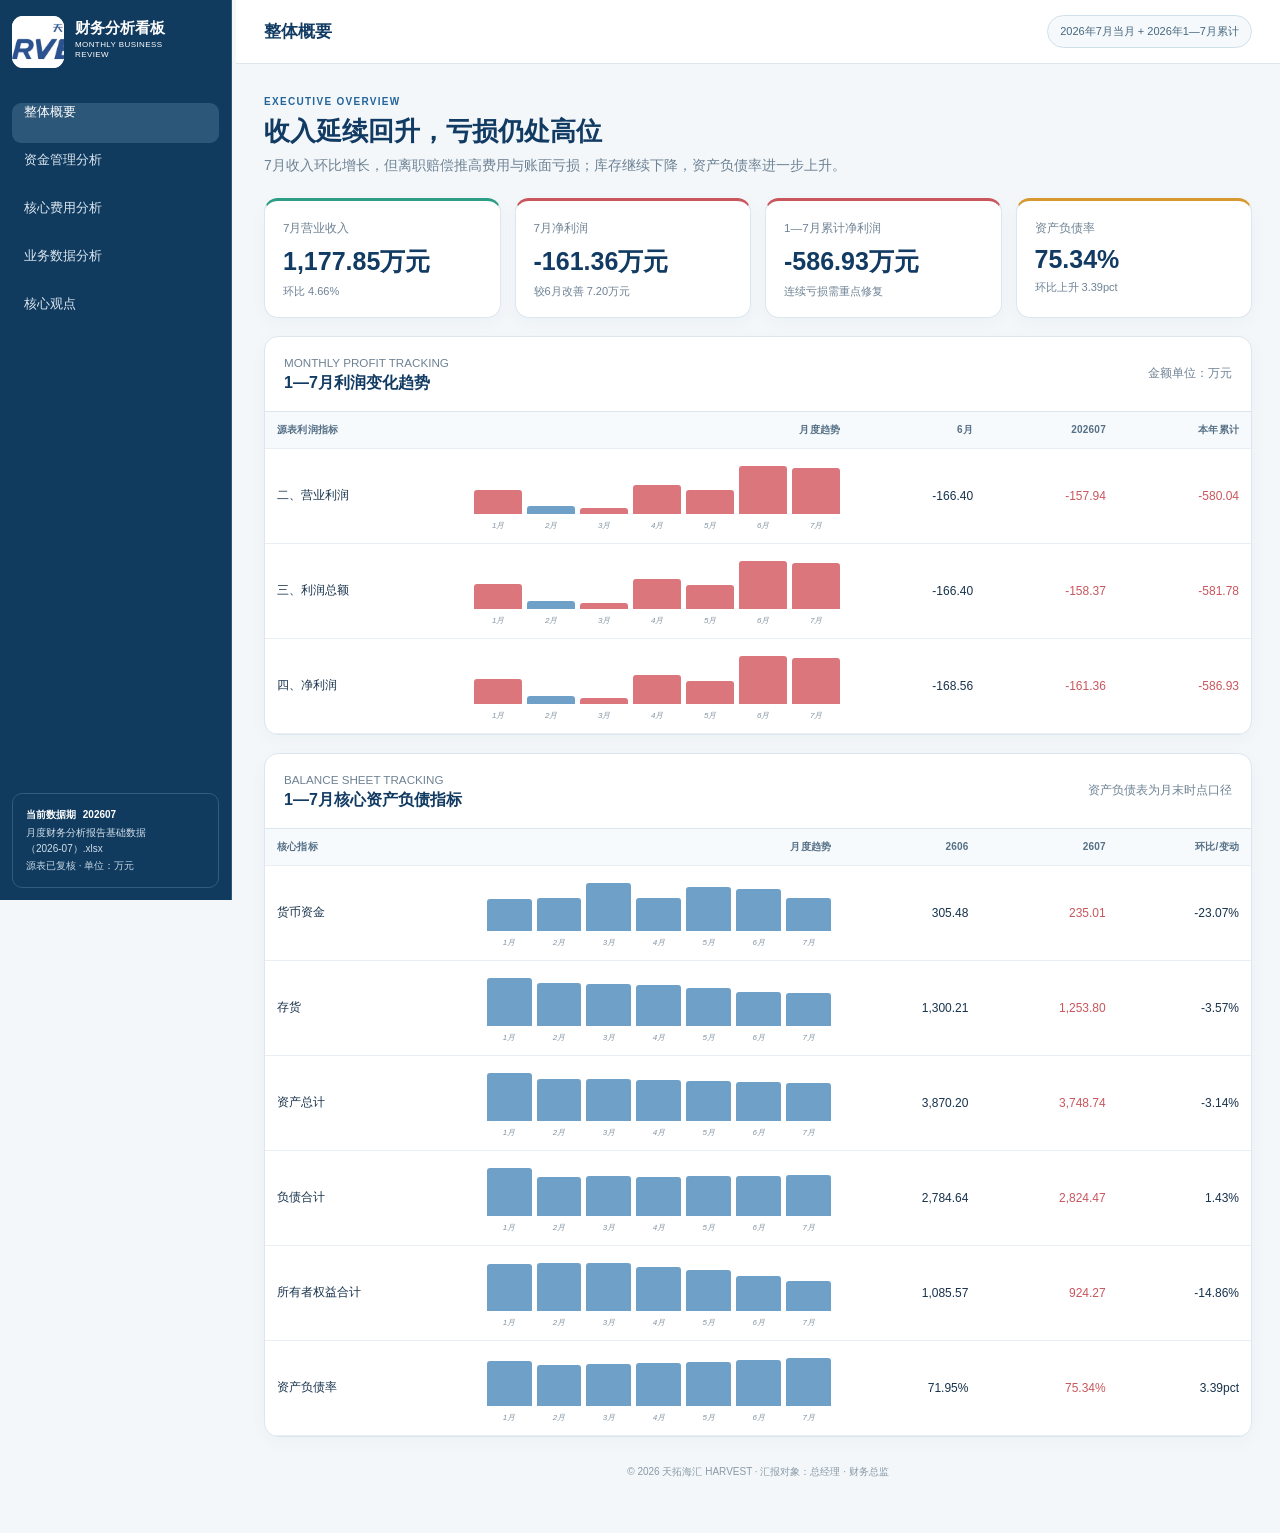
<file: index.html>
<!doctype html><html lang="zh-CN"><head><meta charset="utf-8"><meta name="viewport" content="width=device-width,initial-scale=1"><title>整体概要｜天拓海汇财务分析BI</title><meta name="description" content="2026年7月及1—7月累计财务与经营分析"><link rel="icon" href="favicon.svg"><link rel="stylesheet" href="dashboard.css"><link rel="stylesheet" href="sidebar-compact.css"></head><body data-page="overview"><noscript>请启用 JavaScript 查看财务分析看板。</noscript><script src="dashboard-data.js"></script><script src="dashboard.js"></script><script src="sidebar-compact.js"></script></body></html>
</file>
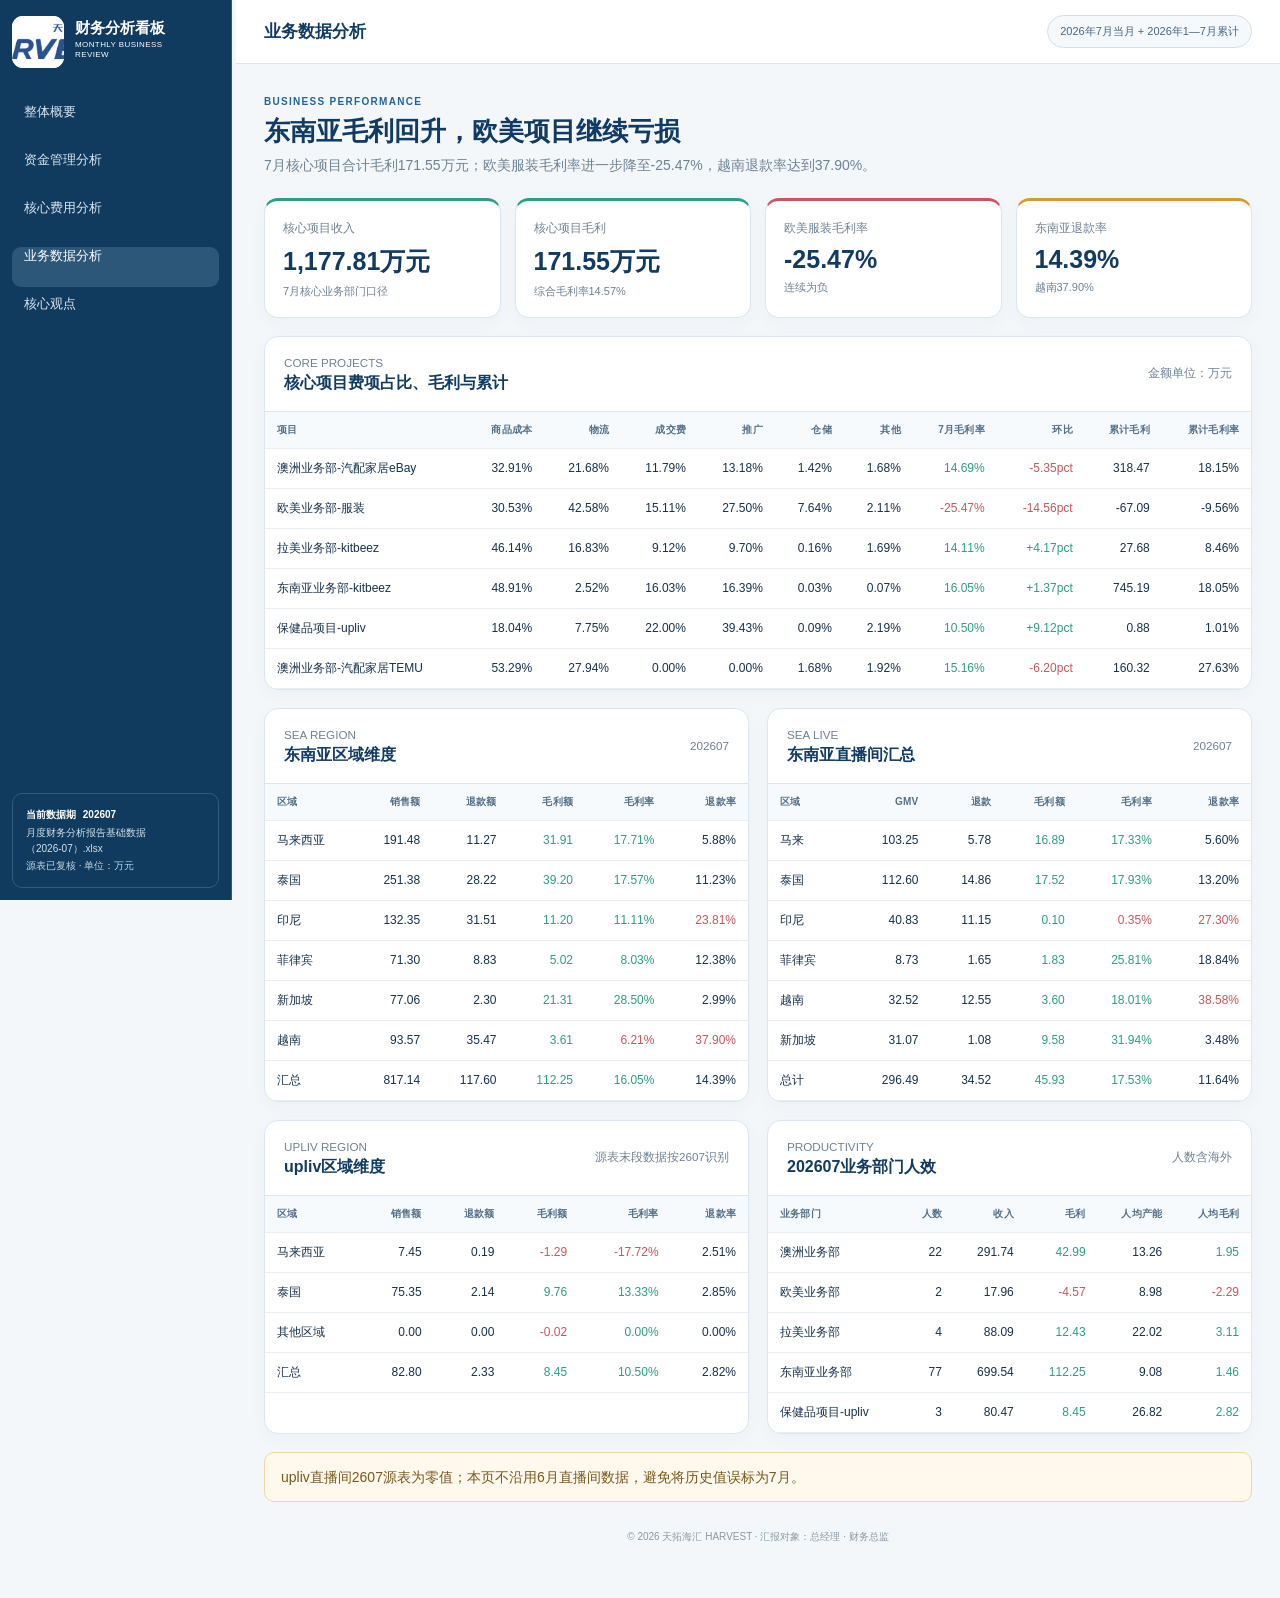
<file: business.html>
<!doctype html><html lang="zh-CN"><head><meta charset="utf-8"><meta name="viewport" content="width=device-width,initial-scale=1"><title>业务数据分析｜天拓海汇财务分析BI</title><meta name="description" content="2026年7月及1—7月累计财务与经营分析"><link rel="icon" href="favicon.svg"><link rel="stylesheet" href="dashboard.css"><link rel="stylesheet" href="sidebar-compact.css"></head><body data-page="business"><noscript>请启用 JavaScript 查看财务分析看板。</noscript><script src="dashboard-data.js"></script><script src="dashboard.js"></script><script src="sidebar-compact.js"></script></body></html>
</file>
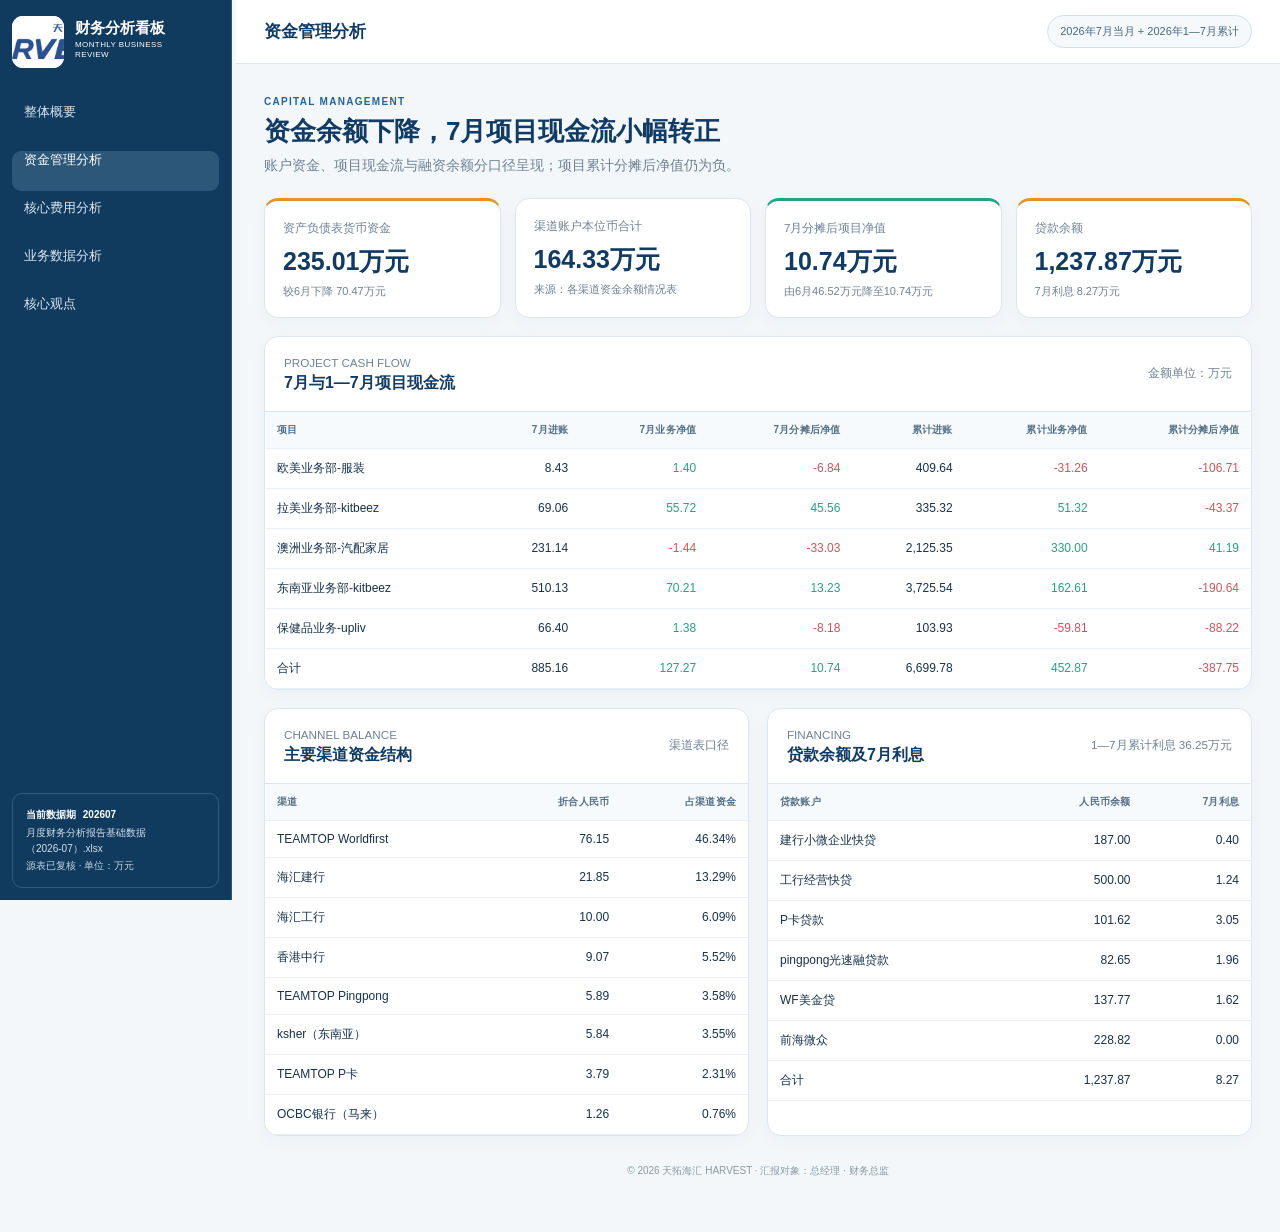
<file: capital.html>
<!doctype html><html lang="zh-CN"><head><meta charset="utf-8"><meta name="viewport" content="width=device-width,initial-scale=1"><title>资金管理分析｜天拓海汇财务分析BI</title><meta name="description" content="2026年7月及1—7月累计财务与经营分析"><link rel="icon" href="favicon.svg"><link rel="stylesheet" href="dashboard.css"><link rel="stylesheet" href="sidebar-compact.css"></head><body data-page="capital"><noscript>请启用 JavaScript 查看财务分析看板。</noscript><script src="dashboard-data.js"></script><script src="dashboard.js"></script><script src="sidebar-compact.js"></script></body></html>
</file>
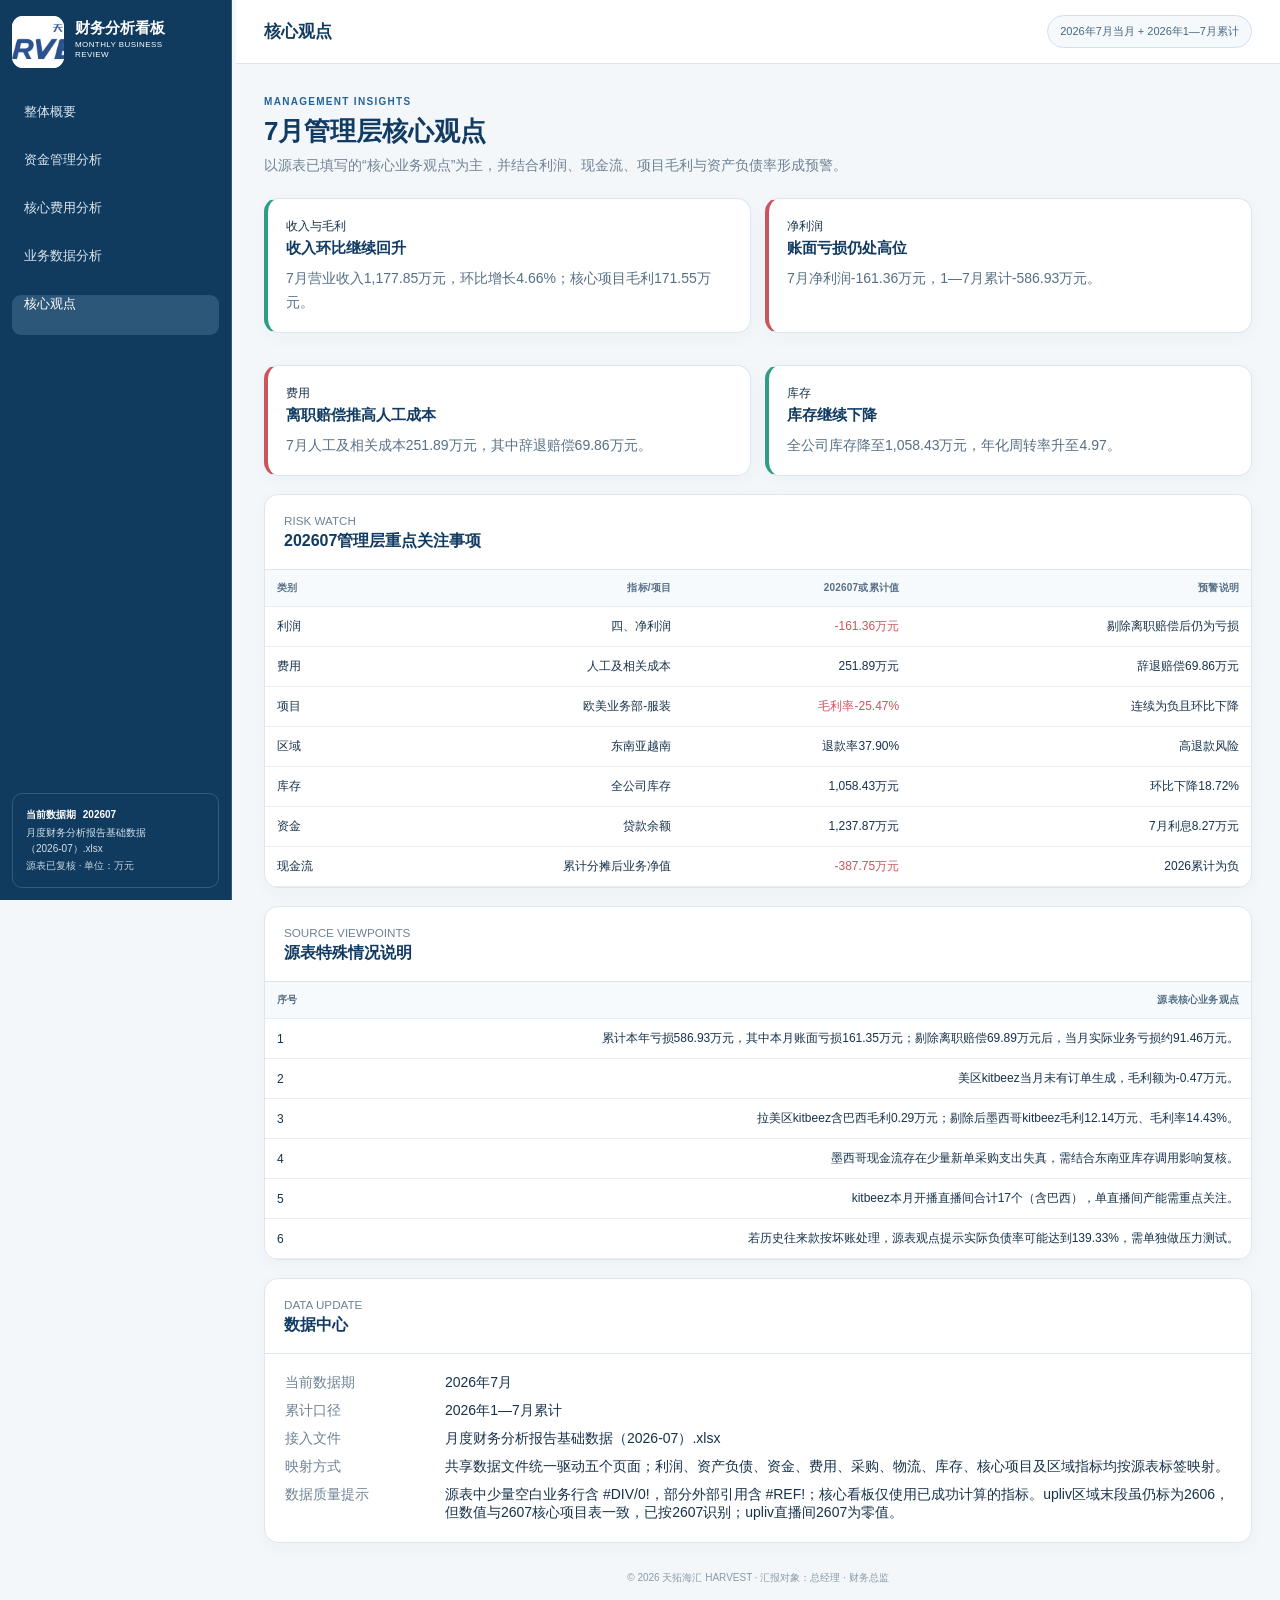
<file: insights.html>
<!doctype html><html lang="zh-CN"><head><meta charset="utf-8"><meta name="viewport" content="width=device-width,initial-scale=1"><title>核心观点｜天拓海汇财务分析BI</title><meta name="description" content="2026年7月及1—7月累计财务与经营分析"><link rel="icon" href="favicon.svg"><link rel="stylesheet" href="dashboard.css"><link rel="stylesheet" href="sidebar-compact.css"></head><body data-page="insights"><noscript>请启用 JavaScript 查看财务分析看板。</noscript><script src="dashboard-data.js"></script><script src="dashboard.js"></script><script src="sidebar-compact.js"></script></body></html>
</file>
<file: dashboard.css>
:root{--navy:#123b63;--blue:#23649b;--teal:#2d9d86;--red:#c9565d;--amber:#d7992f;--ink:#17324b;--muted:#6e8294;--line:#dce6ef;--bg:#f3f7fa;--card:#fff}*{box-sizing:border-box}html{scroll-behavior:smooth}body{margin:0;background:var(--bg);color:var(--ink);font-family:"Microsoft YaHei","PingFang SC",Arial,sans-serif;font-size:14px}.app{min-height:100vh;display:grid;grid-template-columns:236px 1fr}.sidebar{position:sticky;top:0;height:100vh;padding:28px 18px;background:linear-gradient(180deg,#123b63,#0b2c4a);color:#fff}.brand{display:flex;align-items:center;gap:12px;color:#fff;text-decoration:none}.brand img{width:52px;height:52px;border-radius:12px;object-fit:cover;background:#fff}.brand strong{display:block;font-size:16px}.brand small{display:block;margin-top:3px;color:#bad0e2;font-size:9px;letter-spacing:.08em}.nav{display:grid;gap:7px;margin-top:34px}.nav a{padding:12px 13px;border-radius:9px;color:#cfe0ed;text-decoration:none;font-size:13px}.nav a:hover,.nav a.active{background:#ffffff18;color:#fff}.source-note{position:absolute;left:18px;right:18px;bottom:24px;padding:13px;border:1px solid #ffffff20;border-radius:10px;color:#bdd0df;font-size:11px;line-height:1.65}.source-note b{color:#fff}.main{min-width:0}.topbar{position:sticky;top:0;z-index:5;display:flex;justify-content:space-between;align-items:center;gap:16px;padding:15px 28px;background:#ffffffed;border-bottom:1px solid var(--line);backdrop-filter:blur(12px)}.topbar h1{margin:0;color:var(--navy);font-size:17px}.period{padding:8px 12px;border:1px solid #cfe0eb;border-radius:99px;background:#f5f9fc;color:#47677e;font-size:11px}.content{max-width:1500px;margin:auto;padding:28px}.hero{display:flex;justify-content:space-between;gap:24px;align-items:end;margin-bottom:20px}.eyebrow{color:var(--blue);font-size:10px;font-weight:800;letter-spacing:.13em}.hero h2{margin:6px 0 5px;color:var(--navy);font-size:26px}.hero p{max-width:720px;margin:0;color:var(--muted);line-height:1.7}.cards{display:grid;grid-template-columns:repeat(4,minmax(0,1fr));gap:14px;margin-bottom:18px}.card,.panel{background:var(--card);border:1px solid var(--line);border-radius:14px;box-shadow:0 5px 18px #123b6308}.card{padding:18px}.card small{color:var(--muted)}.card strong{display:block;margin-top:9px;color:var(--navy);font-size:25px}.card span{display:block;margin-top:6px;color:var(--muted);font-size:11px}.card.good{border-top:3px solid var(--teal)}.card.bad{border-top:3px solid var(--red)}.card.warn{border-top:3px solid var(--amber)}.grid-2{display:grid;grid-template-columns:repeat(2,minmax(0,1fr));gap:18px}.panel{margin-bottom:18px;overflow:hidden}.panel-head{display:flex;justify-content:space-between;gap:16px;align-items:center;padding:17px 19px;border-bottom:1px solid var(--line)}.panel-head h3{margin:3px 0 0;color:var(--navy);font-size:16px}.panel-head small{color:var(--muted)}.table-wrap{overflow:auto}table{width:100%;border-collapse:collapse;font-size:12px}th,td{padding:11px 12px;border-bottom:1px solid #e8eef3;text-align:right;white-space:nowrap}th:first-child,td:first-child{text-align:left}th{background:#f7fafc;color:#557087;font-size:10px;letter-spacing:.02em}tbody tr:hover{background:#f9fbfd}.up{color:var(--teal)!important}.down{color:var(--red)!important}.warn-text{color:var(--amber)!important}.trend{min-width:190px}.spark{display:flex;align-items:end;gap:5px;height:54px}.spark i{position:relative;flex:1;min-width:12px;border-radius:3px 3px 0 0;background:#6fa1c8}.spark i.bad{background:#db777c}.spark i::after{content:attr(data-label);position:absolute;left:50%;bottom:-17px;transform:translateX(-50%);color:#8394a3;font-size:8px}.spark-wrap{padding-bottom:18px}.tag{display:inline-block;padding:3px 7px;border-radius:99px;background:#eef5f9;color:#507087;font-size:10px}.tag.bad{background:#fff0f0;color:var(--red)}.tag.good{background:#eaf8f4;color:#21806d}.insights{display:grid;grid-template-columns:repeat(2,minmax(0,1fr));gap:14px}.insight{padding:18px;border-left:4px solid var(--blue)}.insight.bad{border-left-color:var(--red)}.insight.good{border-left-color:var(--teal)}.insight h3{margin:5px 0 8px;color:var(--navy);font-size:15px}.insight p{margin:0;color:#577085;line-height:1.72}.source-box{padding:20px}.source-box dl{display:grid;grid-template-columns:150px 1fr;gap:10px;margin:0}.source-box dt{color:var(--muted)}.source-box dd{margin:0;color:var(--ink)}.alert{margin:0 0 18px;padding:13px 16px;border:1px solid #f0d5a7;border-radius:10px;background:#fff8ec;color:#79591d;line-height:1.6}.footer{padding:10px 0 26px;color:#8a9aa7;text-align:center;font-size:10px}@media(max-width:1000px){.app{grid-template-columns:1fr}.sidebar{position:relative;height:auto}.nav{grid-template-columns:repeat(5,minmax(0,1fr));margin-top:18px}.source-note{display:none}.cards{grid-template-columns:repeat(2,minmax(0,1fr))}.grid-2{grid-template-columns:1fr}}@media(max-width:650px){.topbar{align-items:flex-start;padding:14px 16px}.content{padding:18px 12px}.hero{display:block}.hero p{margin-top:8px}.cards,.insights{grid-template-columns:1fr}.nav{grid-template-columns:repeat(2,minmax(0,1fr))}.period{max-width:155px;white-space:normal}th,td{padding:9px 8px}}
</file>
<file: sidebar-compact.css>
@media (min-width: 901px) {
  .app-shell {
    grid-template-columns: 232px minmax(0, 1fr);
  }

  .sidebar {
    width: 232px;
    padding: 16px 12px 12px;
    color: #fff;
    background: #103a5e;
    border-right: 1px solid #315875;
    display: flex;
    flex-direction: column;
  }

  .brand {
    position: absolute;
    top: 16px;
    left: 12px;
    width: 52px;
    height: 52px;
    padding: 0;
    border-radius: 11px;
    background: #fff;
    overflow: hidden;
  }

  .brand img {
    width: 190px;
    max-width: none;
    height: 55px;
    mix-blend-mode: normal;
    transform: translateX(-72px);
  }

  .brand-caption {
    position: absolute;
    top: 19px;
    left: 75px;
    width: 140px;
    padding: 0;
    border: 0;
  }

  .brand-caption span {
    color: #fff;
    letter-spacing: 0;
    font-size: 15px;
    font-weight: 700;
    line-height: 1.25;
  }

  .brand-caption small {
    display: block;
    width: 118px;
    margin-top: 2px;
    color: #fff;
    letter-spacing: .4px;
    font-size: 8px;
    line-height: 1.25;
  }

  .sidebar nav {
    gap: 8px;
    margin: 87px 0 20px;
  }

  .sidebar nav a {
    min-height: 40px;
    padding: 0 12px;
    color: #dce8f1;
    border-radius: 9px;
    font-size: 13px;
  }

  .sidebar nav a:hover {
    color: #fff;
    background: #214d70;
    transform: none;
  }

  .sidebar nav a.active {
    color: #fff;
    background: #2d5779;
    box-shadow: none;
  }

  .sidebar nav i,
  .sidebar nav a b,
  .sidebar > footer {
    display: none;
  }

  .sidebar-card.sidebar-period-card {
    margin-top: auto;
    padding: 14px 13px;
    color: #d9e6ef;
    background: transparent;
    border: 1px solid #315d7c;
    border-radius: 10px;
    box-shadow: none;
  }

  .sidebar-period-card b,
  .sidebar-period-card strong,
  .sidebar-period-card span,
  .sidebar-period-card small {
    display: block;
  }

  .sidebar-period-card b {
    margin: 0 0 4px;
    color: #fff;
    font-size: 10px;
    line-height: 1.35;
  }

  .sidebar-period-card b strong {
    display: inline;
    margin-left: 4px;
  }

  .sidebar-period-card span {
    color: #d2e0ea;
    letter-spacing: 0;
    font-size: 10px;
    line-height: 1.55;
  }

  .sidebar-period-card small {
    margin-top: 3px;
    color: #c4d6e3;
    font-size: 10px;
    line-height: 1.4;
  }
}
</file>
